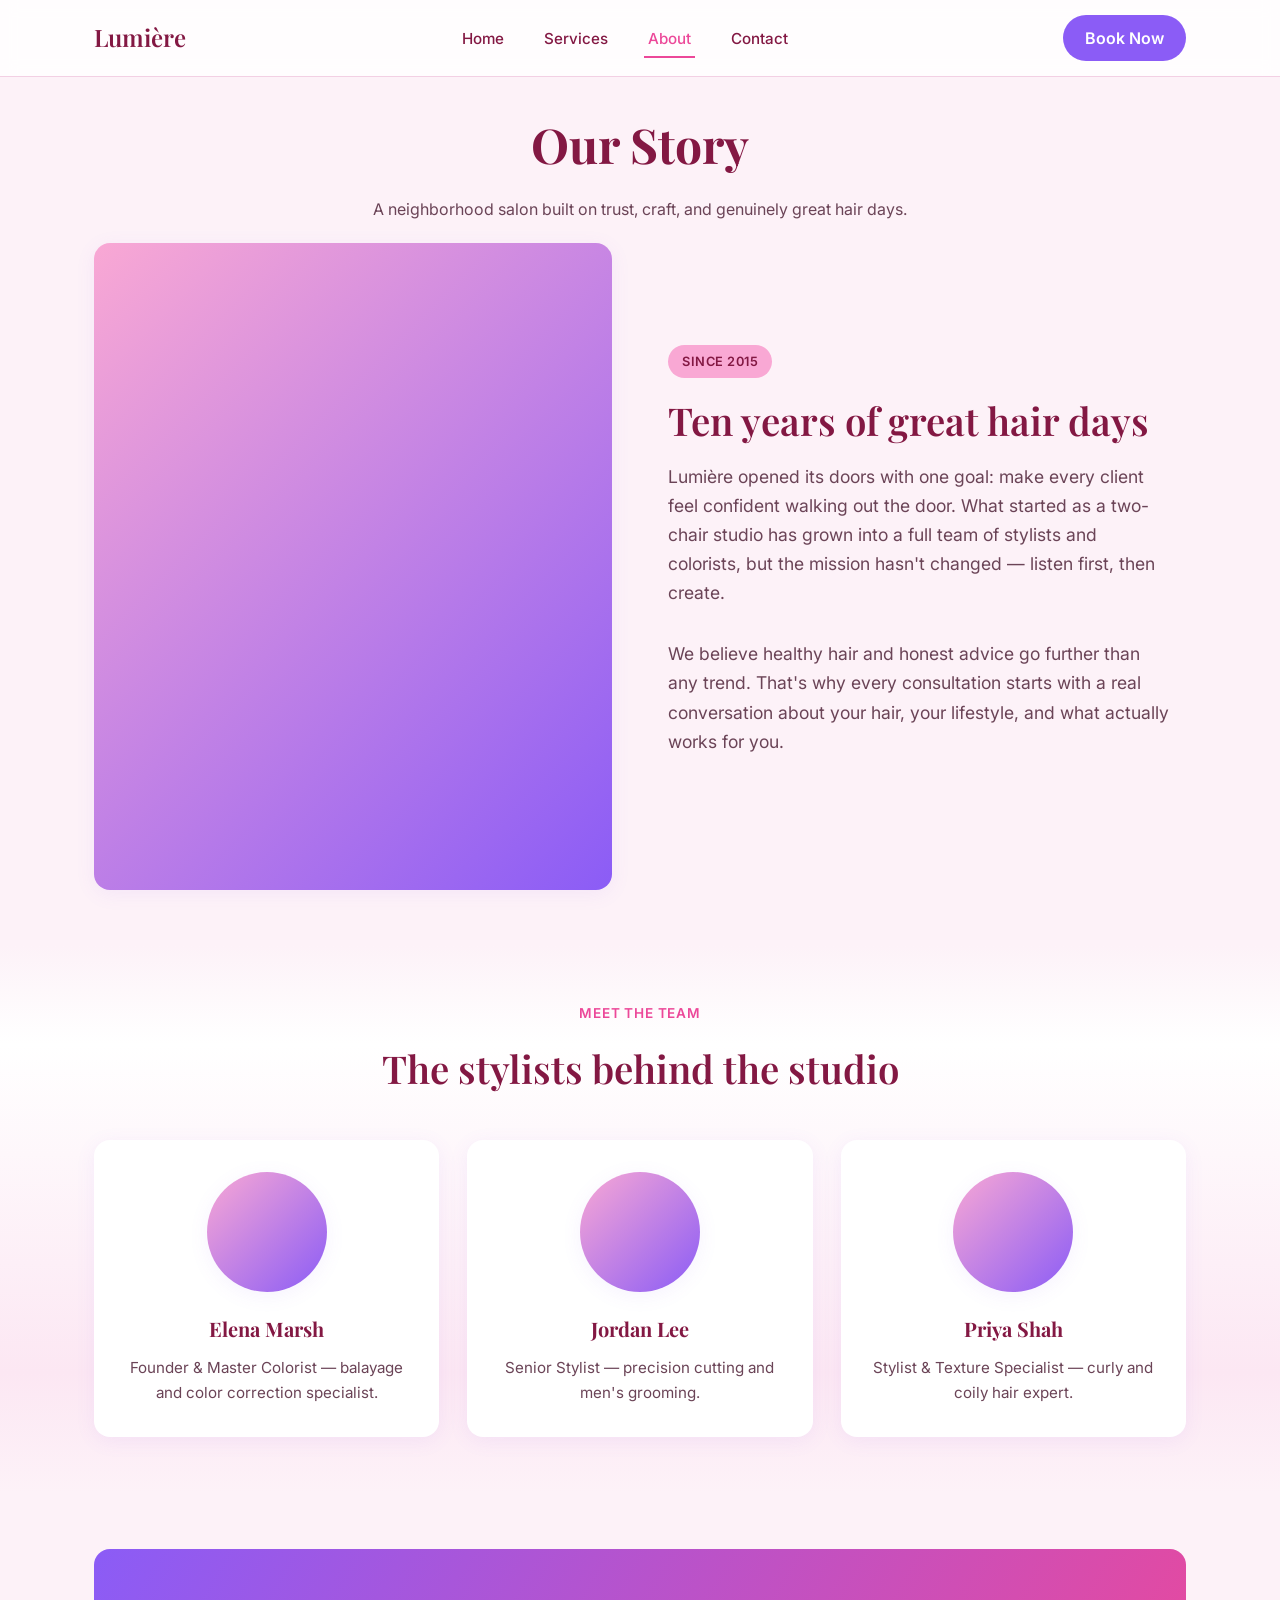
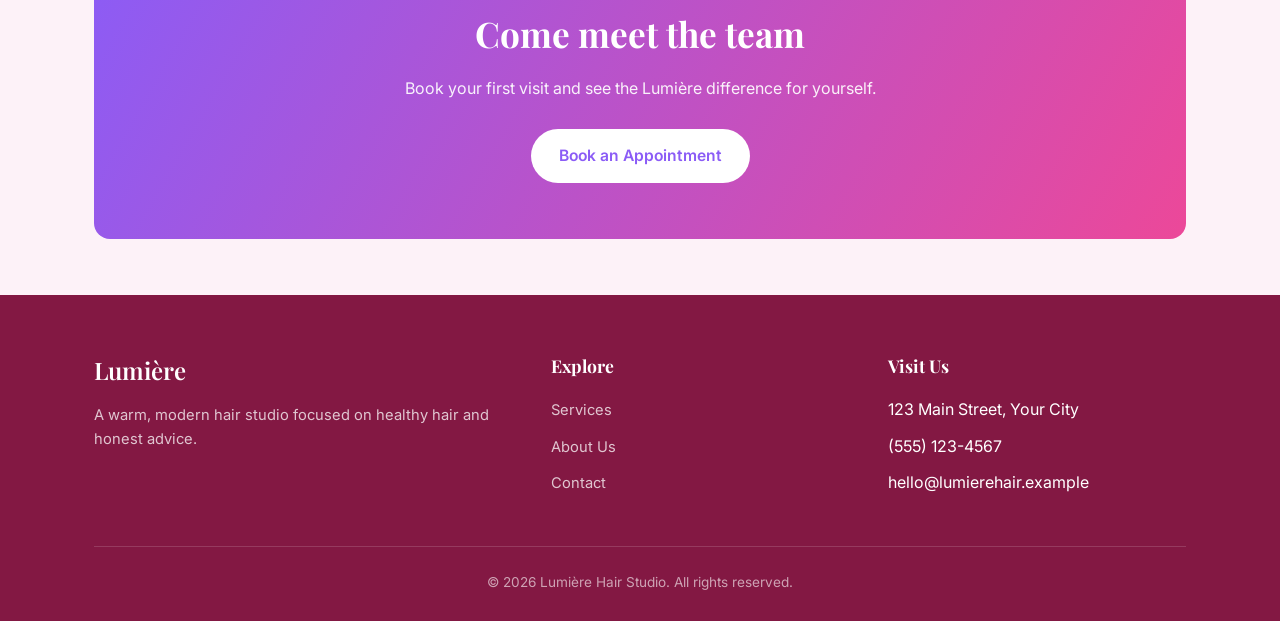
<file: about.html>
<!DOCTYPE html>
<html lang="en">
<head>
  <meta charset="UTF-8">
  <meta name="viewport" content="width=device-width, initial-scale=1.0">
  <title>About Us | Lumière Hair Studio</title>
  <meta name="description" content="Meet the team behind Lumière Hair Studio and learn our story.">
  <link rel="stylesheet" href="css/style.css">
</head>
<body>

  <header class="navbar">
    <div class="container">
      <a href="index.html" class="logo">Lumière</a>
      <ul class="nav-links">
        <li><a href="index.html">Home</a></li>
        <li><a href="services.html">Services</a></li>
        <li><a href="about.html">About</a></li>
        <li><a href="contact.html">Contact</a></li>
      </ul>
      <a href="contact.html" class="nav-cta">Book Now</a>
      <button class="nav-toggle" aria-label="Toggle menu" aria-expanded="false">
        <span></span><span></span><span></span>
      </button>
    </div>
  </header>

  <main>
    <section class="page-header">
      <div class="container">
        <h1>Our Story</h1>
        <p>A neighborhood salon built on trust, craft, and genuinely great hair days.</p>
      </div>
    </section>

    <section class="section">
      <div class="container">
        <div class="hero" style="padding:0;">
          <div class="container" style="padding:0; grid-template-columns: 1fr 1fr;">
            <div class="hero-image" role="img" aria-label="Interior of Lumière Hair Studio"></div>
            <div>
              <span class="hero-eyebrow">Since 2015</span>
              <h1 style="font-size: clamp(1.8rem, 3vw, 2.6rem);">Ten years of great hair days</h1>
              <p>Lumière opened its doors with one goal: make every client feel confident walking out the door. What started as a two-chair studio has grown into a full team of stylists and colorists, but the mission hasn't changed — listen first, then create.</p>
              <p>We believe healthy hair and honest advice go further than any trend. That's why every consultation starts with a real conversation about your hair, your lifestyle, and what actually works for you.</p>
            </div>
          </div>
        </div>
      </div>
    </section>

    <section class="section section-alt">
      <div class="container">
        <div class="section-header">
          <span class="section-eyebrow">Meet the Team</span>
          <h2>The stylists behind the studio</h2>
        </div>
        <div class="grid-3">
          <div class="card" style="text-align:center;">
            <div class="hero-image" style="aspect-ratio:1; border-radius:50%; width:120px; margin:0 auto 20px;"></div>
            <h3>Elena Marsh</h3>
            <p>Founder & Master Colorist &mdash; balayage and color correction specialist.</p>
          </div>
          <div class="card" style="text-align:center;">
            <div class="hero-image" style="aspect-ratio:1; border-radius:50%; width:120px; margin:0 auto 20px;"></div>
            <h3>Jordan Lee</h3>
            <p>Senior Stylist &mdash; precision cutting and men's grooming.</p>
          </div>
          <div class="card" style="text-align:center;">
            <div class="hero-image" style="aspect-ratio:1; border-radius:50%; width:120px; margin:0 auto 20px;"></div>
            <h3>Priya Shah</h3>
            <p>Stylist & Texture Specialist &mdash; curly and coily hair expert.</p>
          </div>
        </div>
      </div>
    </section>

    <section class="section">
      <div class="container">
        <div class="cta-band">
          <h2>Come meet the team</h2>
          <p>Book your first visit and see the Lumière difference for yourself.</p>
          <a href="contact.html" class="btn btn-primary">Book an Appointment</a>
        </div>
      </div>
    </section>
  </main>

  <footer>
    <div class="container">
      <div class="footer-grid">
        <div>
          <div class="logo">Lumière</div>
          <p>A warm, modern hair studio focused on healthy hair and honest advice.</p>
        </div>
        <div>
          <h4>Explore</h4>
          <ul>
            <li><a href="services.html">Services</a></li>
            <li><a href="about.html">About Us</a></li>
            <li><a href="contact.html">Contact</a></li>
          </ul>
        </div>
        <div>
          <h4>Visit Us</h4>
          <ul>
            <li>123 Main Street, Your City</li>
            <li>(555) 123-4567</li>
            <li>hello@lumierehair.example</li>
          </ul>
        </div>
      </div>
      <div class="footer-bottom">&copy; 2026 Lumière Hair Studio. All rights reserved.</div>
    </div>
  </footer>

  <script src="js/script.js"></script>
</body>
</html>
</file>
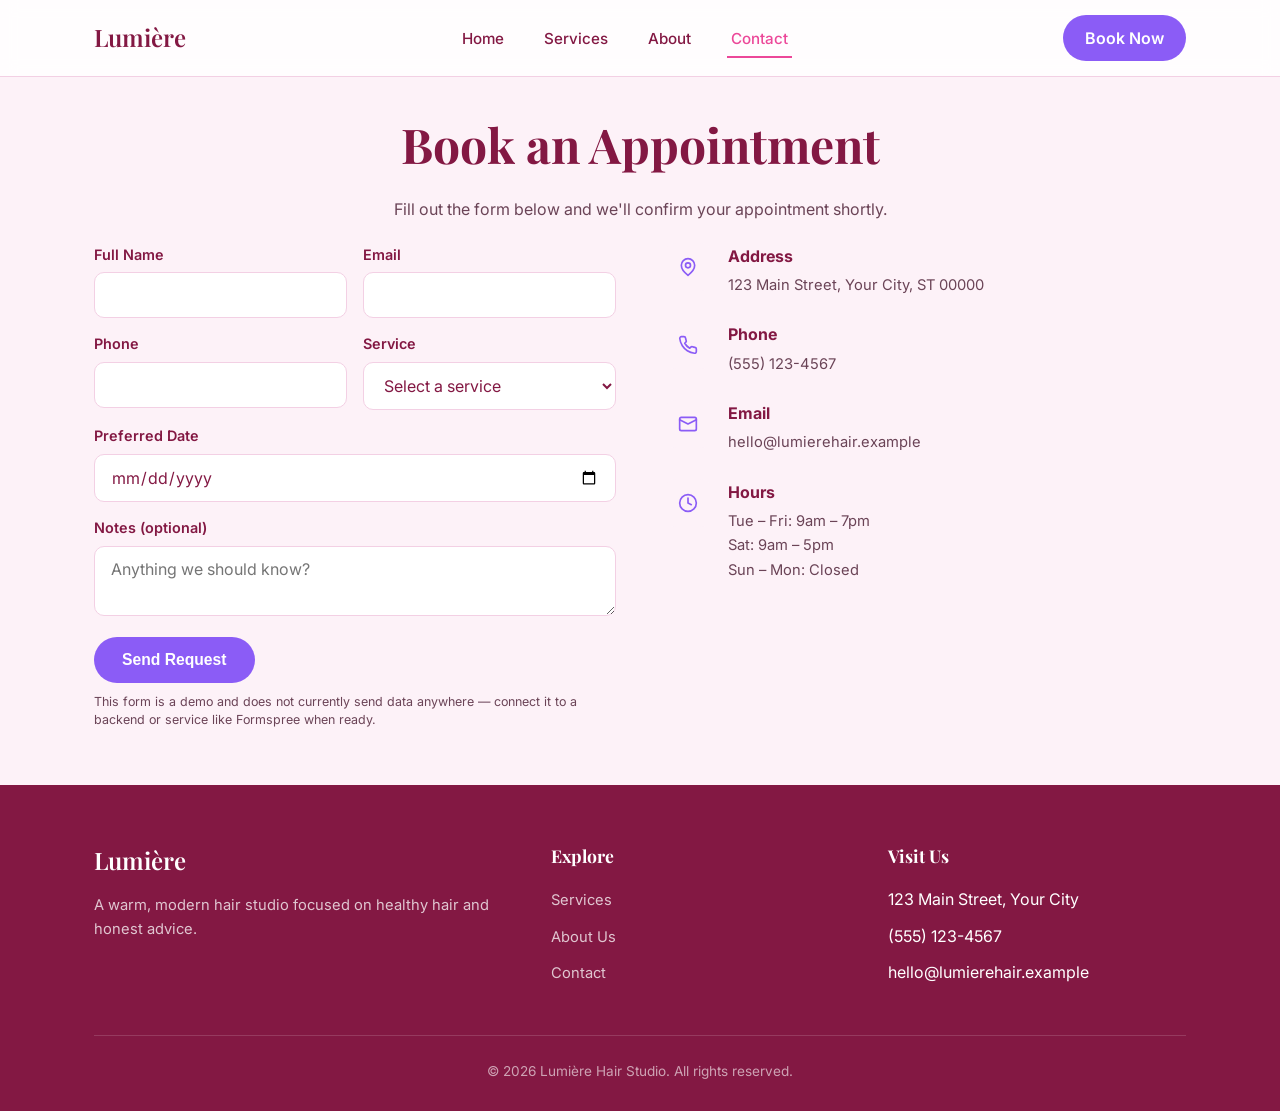
<file: contact.html>
<!DOCTYPE html>
<html lang="en">
<head>
  <meta charset="UTF-8">
  <meta name="viewport" content="width=device-width, initial-scale=1.0">
  <title>Contact & Booking | Lumière Hair Studio</title>
  <meta name="description" content="Book an appointment or get in touch with Lumière Hair Studio.">
  <link rel="stylesheet" href="css/style.css">
</head>
<body>

  <header class="navbar">
    <div class="container">
      <a href="index.html" class="logo">Lumière</a>
      <ul class="nav-links">
        <li><a href="index.html">Home</a></li>
        <li><a href="services.html">Services</a></li>
        <li><a href="about.html">About</a></li>
        <li><a href="contact.html">Contact</a></li>
      </ul>
      <a href="contact.html" class="nav-cta">Book Now</a>
      <button class="nav-toggle" aria-label="Toggle menu" aria-expanded="false">
        <span></span><span></span><span></span>
      </button>
    </div>
  </header>

  <main>
    <section class="page-header">
      <div class="container">
        <h1>Book an Appointment</h1>
        <p>Fill out the form below and we'll confirm your appointment shortly.</p>
      </div>
    </section>

    <section class="section">
      <div class="container">
        <div class="contact-grid">
          <div>
            <div id="form-success" class="form-success" role="status">Thanks! Your request has been received. We'll confirm shortly.</div>
            <form id="contact-form" class="form-grid" novalidate>
              <div class="form-group">
                <label for="name">Full Name</label>
                <input type="text" id="name" name="name" required autocomplete="name">
              </div>
              <div class="form-group">
                <label for="email">Email</label>
                <input type="email" id="email" name="email" required autocomplete="email">
              </div>
              <div class="form-group">
                <label for="phone">Phone</label>
                <input type="tel" id="phone" name="phone" required autocomplete="tel">
              </div>
              <div class="form-group">
                <label for="service">Service</label>
                <select id="service" name="service" required>
                  <option value="">Select a service</option>
                  <option>Haircut</option>
                  <option>Color</option>
                  <option>Balayage / Highlights</option>
                  <option>Treatment</option>
                  <option>Other / Not sure</option>
                </select>
              </div>
              <div class="form-group form-group--full">
                <label for="date">Preferred Date</label>
                <input type="date" id="date" name="date" required>
              </div>
              <div class="form-group form-group--full">
                <label for="message">Notes (optional)</label>
                <textarea id="message" name="message" placeholder="Anything we should know?"></textarea>
              </div>
              <button type="submit" class="btn btn-primary form-group--full">Send Request</button>
              <p class="form-note form-group--full">This form is a demo and does not currently send data anywhere &mdash; connect it to a backend or service like Formspree when ready.</p>
            </form>
          </div>

          <div>
            <div class="info-item">
              <div class="card-icon">
                <svg width="20" height="20" viewBox="0 0 24 24" fill="none" stroke="currentColor" stroke-width="2" stroke-linecap="round" stroke-linejoin="round"><path d="M20 10c0 6-8 12-8 12s-8-6-8-12a8 8 0 0 1 16 0Z"/><circle cx="12" cy="10" r="3"/></svg>
              </div>
              <div>
                <h4>Address</h4>
                <p>123 Main Street, Your City, ST 00000</p>
              </div>
            </div>
            <div class="info-item">
              <div class="card-icon">
                <svg width="20" height="20" viewBox="0 0 24 24" fill="none" stroke="currentColor" stroke-width="2" stroke-linecap="round" stroke-linejoin="round"><path d="M22 16.92v3a2 2 0 0 1-2.18 2 19.79 19.79 0 0 1-8.63-3.07 19.5 19.5 0 0 1-6-6 19.79 19.79 0 0 1-3.07-8.67A2 2 0 0 1 4.11 2h3a2 2 0 0 1 2 1.72c.127.96.362 1.903.7 2.81a2 2 0 0 1-.45 2.11L8.09 9.91a16 16 0 0 0 6 6l1.27-1.27a2 2 0 0 1 2.11-.45c.907.338 1.85.573 2.81.7A2 2 0 0 1 22 16.92Z"/></svg>
              </div>
              <div>
                <h4>Phone</h4>
                <p>(555) 123-4567</p>
              </div>
            </div>
            <div class="info-item">
              <div class="card-icon">
                <svg width="20" height="20" viewBox="0 0 24 24" fill="none" stroke="currentColor" stroke-width="2" stroke-linecap="round" stroke-linejoin="round"><rect x="2" y="4" width="20" height="16" rx="2"/><path d="m22 7-10 5L2 7"/></svg>
              </div>
              <div>
                <h4>Email</h4>
                <p>hello@lumierehair.example</p>
              </div>
            </div>
            <div class="info-item">
              <div class="card-icon">
                <svg width="20" height="20" viewBox="0 0 24 24" fill="none" stroke="currentColor" stroke-width="2" stroke-linecap="round" stroke-linejoin="round"><circle cx="12" cy="12" r="10"/><path d="M12 6v6l4 2"/></svg>
              </div>
              <div>
                <h4>Hours</h4>
                <p>Tue &ndash; Fri: 9am &ndash; 7pm<br>Sat: 9am &ndash; 5pm<br>Sun &ndash; Mon: Closed</p>
              </div>
            </div>
          </div>
        </div>
      </div>
    </section>
  </main>

  <footer>
    <div class="container">
      <div class="footer-grid">
        <div>
          <div class="logo">Lumière</div>
          <p>A warm, modern hair studio focused on healthy hair and honest advice.</p>
        </div>
        <div>
          <h4>Explore</h4>
          <ul>
            <li><a href="services.html">Services</a></li>
            <li><a href="about.html">About Us</a></li>
            <li><a href="contact.html">Contact</a></li>
          </ul>
        </div>
        <div>
          <h4>Visit Us</h4>
          <ul>
            <li>123 Main Street, Your City</li>
            <li>(555) 123-4567</li>
            <li>hello@lumierehair.example</li>
          </ul>
        </div>
      </div>
      <div class="footer-bottom">&copy; 2026 Lumière Hair Studio. All rights reserved.</div>
    </div>
  </footer>

  <script src="js/script.js"></script>
</body>
</html>
</file>
<file: css/style.css>
@import url('https://fonts.googleapis.com/css2?family=Inter:wght@300;400;500;600;700&family=Playfair+Display:wght@400;500;600;700&display=swap');

:root {
  --color-primary: #EC4899;
  --color-secondary: #F9A8D4;
  --color-cta: #8B5CF6;
  --color-bg: #FDF2F8;
  --color-bg-alt: #FFFFFF;
  --color-text: #831843;
  --color-text-muted: #6B4457;
  --color-border: #F3D0E4;

  --font-heading: 'Playfair Display', Georgia, serif;
  --font-body: 'Inter', -apple-system, sans-serif;

  --shadow-soft: 0 4px 20px rgba(139, 92, 246, 0.08);
  --shadow-soft-hover: 0 8px 30px rgba(139, 92, 246, 0.14);
  --radius: 16px;
  --transition: 220ms ease;
}

* { box-sizing: border-box; margin: 0; padding: 0; }

html { scroll-behavior: smooth; }

body {
  font-family: var(--font-body);
  color: var(--color-text);
  background: var(--color-bg);
  line-height: 1.65;
  font-size: 16px;
}

img { max-width: 100%; display: block; }

a { color: inherit; text-decoration: none; }

.container {
  max-width: 1140px;
  margin: 0 auto;
  padding: 0 24px;
}

/* Navbar */
.navbar {
  position: sticky;
  top: 0;
  z-index: 50;
  background: rgba(255, 255, 255, 0.85);
  backdrop-filter: blur(8px);
  border-bottom: 1px solid var(--color-border);
}

.navbar .container {
  display: flex;
  align-items: center;
  justify-content: space-between;
  height: 76px;
}

.logo {
  font-family: var(--font-heading);
  font-size: 1.5rem;
  font-weight: 600;
  color: var(--color-text);
}

.nav-links {
  display: flex;
  gap: 32px;
  list-style: none;
}

.nav-links a {
  font-weight: 500;
  font-size: 0.95rem;
  padding: 8px 4px;
  border-bottom: 2px solid transparent;
  transition: border-color var(--transition), color var(--transition);
  cursor: pointer;
}

.nav-links a:hover,
.nav-links a:focus-visible,
.nav-links a.active {
  color: var(--color-primary);
  border-color: var(--color-primary);
}

.nav-cta {
  background: var(--color-cta);
  color: #fff !important;
  padding: 10px 22px;
  border-radius: 999px;
  font-weight: 600;
  border-bottom: none !important;
  transition: transform var(--transition), box-shadow var(--transition);
  cursor: pointer;
}

.nav-cta:hover {
  box-shadow: var(--shadow-soft-hover);
  transform: translateY(-1px);
}

.nav-toggle {
  display: none;
  background: none;
  border: none;
  cursor: pointer;
  padding: 8px;
  min-width: 44px;
  min-height: 44px;
}

.nav-toggle span {
  display: block;
  width: 24px;
  height: 2px;
  background: var(--color-text);
  margin: 5px auto;
  transition: transform var(--transition), opacity var(--transition);
}

/* Hero */
.hero {
  padding: 96px 0 80px;
}

.hero .container {
  display: grid;
  grid-template-columns: 1.1fr 0.9fr;
  gap: 56px;
  align-items: center;
}

.hero-eyebrow {
  display: inline-block;
  background: var(--color-secondary);
  color: var(--color-text);
  font-size: 0.8rem;
  font-weight: 600;
  letter-spacing: 0.04em;
  text-transform: uppercase;
  padding: 6px 14px;
  border-radius: 999px;
  margin-bottom: 20px;
}

.hero h1 {
  font-family: var(--font-heading);
  font-size: clamp(2.2rem, 4vw, 3.4rem);
  font-weight: 600;
  line-height: 1.15;
  margin-bottom: 20px;
}

.hero p {
  color: var(--color-text-muted);
  font-size: 1.1rem;
  margin-bottom: 32px;
  max-width: 46ch;
}

.hero-actions {
  display: flex;
  gap: 16px;
  flex-wrap: wrap;
}

.hero-image {
  border-radius: var(--radius);
  overflow: hidden;
  box-shadow: var(--shadow-soft);
  aspect-ratio: 4 / 5;
  background: linear-gradient(135deg, var(--color-secondary), var(--color-cta));
}

/* Buttons */
.btn {
  display: inline-flex;
  align-items: center;
  justify-content: center;
  gap: 8px;
  padding: 14px 28px;
  border-radius: 999px;
  font-weight: 600;
  font-size: 0.98rem;
  cursor: pointer;
  border: none;
  transition: transform var(--transition), box-shadow var(--transition), background var(--transition);
  min-height: 44px;
}

.btn-primary {
  background: var(--color-cta);
  color: #fff;
}

.btn-primary:hover,
.btn-primary:focus-visible {
  box-shadow: var(--shadow-soft-hover);
  transform: translateY(-1px);
}

.btn-outline {
  background: transparent;
  color: var(--color-text);
  border: 1.5px solid var(--color-border);
}

.btn-outline:hover,
.btn-outline:focus-visible {
  border-color: var(--color-primary);
  color: var(--color-primary);
}

/* Section headings */
.section {
  padding: 56px 0;
}

/* Starts and ends on --color-bg so it meets the surrounding sections
   seamlessly, with the white-to-pink wash happening in between. */
.section-alt {
  background: linear-gradient(
    180deg,
    var(--color-bg) 0%,
    var(--color-bg-alt) 18%,
    #FCE7F3 78%,
    var(--color-bg) 100%
  );
}

.section-header {
  text-align: center;
  max-width: 640px;
  margin: 0 auto 40px;
}

.section-eyebrow {
  color: var(--color-primary);
  font-weight: 600;
  font-size: 0.85rem;
  letter-spacing: 0.06em;
  text-transform: uppercase;
  margin-bottom: 12px;
  display: block;
}

.section-header h2 {
  font-family: var(--font-heading);
  font-size: clamp(1.8rem, 3vw, 2.5rem);
  font-weight: 600;
  margin-bottom: 16px;
}

.section-header p {
  color: var(--color-text-muted);
}

/* Feature / service cards */
.grid-3 {
  display: grid;
  grid-template-columns: repeat(3, 1fr);
  gap: 28px;
}

.card {
  background: #fff;
  border-radius: var(--radius);
  padding: 32px 28px;
  box-shadow: var(--shadow-soft);
  transition: transform var(--transition), box-shadow var(--transition);
}

.card:hover {
  transform: translateY(-4px);
  box-shadow: var(--shadow-soft-hover);
}

.card-icon {
  width: 48px;
  height: 48px;
  border-radius: 12px;
  background: var(--color-bg);
  display: flex;
  align-items: center;
  justify-content: center;
  margin-bottom: 20px;
  color: var(--color-cta);
}

.card h3 {
  font-family: var(--font-heading);
  font-size: 1.25rem;
  margin-bottom: 10px;
}

.card p {
  color: var(--color-text-muted);
  font-size: 0.95rem;
}

.card .price {
  margin-top: 16px;
  font-weight: 600;
  color: var(--color-primary);
}

/* Testimonials */
.testimonial {
  background: var(--color-bg);
  border-radius: var(--radius);
  padding: 28px;
}

.testimonial p {
  font-style: italic;
  color: var(--color-text);
  margin-bottom: 16px;
}

.testimonial-author {
  display: flex;
  align-items: center;
  gap: 12px;
  font-weight: 600;
  font-size: 0.9rem;
}

.stars {
  color: var(--color-primary);
  margin-bottom: 12px;
  letter-spacing: 2px;
}

/* CTA band */
.cta-band {
  background: linear-gradient(120deg, var(--color-cta), var(--color-primary));
  border-radius: var(--radius);
  padding: 56px 40px;
  text-align: center;
  color: #fff;
}

.cta-band h2 {
  font-family: var(--font-heading);
  font-size: clamp(1.6rem, 3vw, 2.2rem);
  margin-bottom: 12px;
}

.cta-band p {
  opacity: 0.92;
  margin-bottom: 28px;
}

.cta-band .btn-primary {
  background: #fff;
  color: var(--color-cta);
}

/* Forms */

/* Pairs short fields two-up so the booking form fits without scrolling.
   Items marked --full span the whole width. */
.form-grid {
  display: grid;
  grid-template-columns: 1fr 1fr;
  column-gap: 16px;
  align-items: start;
}

.form-grid .form-group--full,
.form-grid > button,
.form-grid > .form-note,
.form-grid > .form-success {
  grid-column: 1 / -1;
}

.form-grid > button { justify-self: start; }

.form-group {
  margin-bottom: 14px;
}

label {
  display: block;
  font-weight: 600;
  font-size: 0.9rem;
  margin-bottom: 6px;
}

input, select, textarea {
  width: 100%;
  padding: 12px 16px;
  border: 1.5px solid var(--color-border);
  border-radius: 10px;
  font-family: var(--font-body);
  font-size: 1rem;
  background: #fff;
  color: var(--color-text);
  transition: border-color var(--transition);
  min-height: 44px;
}

textarea { min-height: 70px; resize: vertical; }

input:focus, select:focus, textarea:focus {
  outline: none;
  border-color: var(--color-cta);
  box-shadow: 0 0 0 3px rgba(139, 92, 246, 0.15);
}

.form-note {
  font-size: 0.78rem;
  color: var(--color-text-muted);
  line-height: 1.45;
  margin-top: 10px;
}

.form-success {
  display: none;
  background: #DCFCE7;
  color: #166534;
  padding: 14px 18px;
  border-radius: 10px;
  margin-bottom: 20px;
  font-weight: 500;
}

/* Footer */
footer {
  background: var(--color-text);
  color: #fff;
  padding: 56px 0 28px;
}

.footer-grid {
  display: grid;
  grid-template-columns: 1.4fr 1fr 1fr;
  gap: 40px;
  margin-bottom: 40px;
}

footer h4 {
  font-family: var(--font-heading);
  margin-bottom: 16px;
  font-size: 1.1rem;
}

footer .logo { color: #fff; margin-bottom: 12px; }

footer p, footer a {
  color: rgba(255, 255, 255, 0.75);
  font-size: 0.92rem;
}

footer ul { list-style: none; }

footer ul li { margin-bottom: 10px; }

footer a:hover { color: #fff; }

.footer-bottom {
  border-top: 1px solid rgba(255, 255, 255, 0.15);
  padding-top: 24px;
  text-align: center;
  font-size: 0.85rem;
  color: rgba(255, 255, 255, 0.6);
}

/* Page header (for interior pages) */
.page-header {
  padding: 28px 0 20px;
  text-align: center;
}

/* The header already provides the breathing room above the content, so
   don't stack the next section's top padding on top of it. */
.page-header + .section {
  padding-top: 0;
}

.page-header h1 {
  font-family: var(--font-heading);
  font-size: clamp(2rem, 4vw, 3rem);
  margin-bottom: 12px;
}

.page-header p { color: var(--color-text-muted); }

/* Map/contact split */
.contact-grid {
  display: grid;
  grid-template-columns: 1fr 1fr;
  gap: 48px;
  align-items: start;
}

.info-item {
  display: flex;
  gap: 16px;
  margin-bottom: 24px;
}

.info-item .card-icon { flex-shrink: 0; margin-bottom: 0; }

.info-item h4 { font-size: 1rem; margin-bottom: 4px; }
.info-item p { color: var(--color-text-muted); font-size: 0.92rem; }

/* Responsive */
@media (max-width: 1024px) {
  .grid-3 { grid-template-columns: repeat(2, 1fr); }
  .footer-grid { grid-template-columns: 1fr 1fr; }
}

@media (max-width: 768px) {
  .nav-links, .nav-cta { display: none; }
  .nav-toggle { display: block; }

  .navbar.open .nav-links {
    display: flex;
    flex-direction: column;
    position: absolute;
    top: 76px;
    left: 0;
    right: 0;
    background: #fff;
    padding: 24px;
    gap: 20px;
    border-bottom: 1px solid var(--color-border);
  }

  .navbar.open .nav-cta {
    display: inline-flex;
    margin: 0 24px 24px;
  }

  .hero .container { grid-template-columns: 1fr; }
  .hero-image { order: -1; aspect-ratio: 16/10; }
  .grid-3 { grid-template-columns: 1fr; }
  .footer-grid { grid-template-columns: 1fr; }
  .contact-grid { grid-template-columns: 1fr; }
  .form-grid { grid-template-columns: 1fr; }
  .section { padding: 44px 0; }
}

@media (prefers-reduced-motion: reduce) {
  * { transition-duration: 0.01ms !important; animation-duration: 0.01ms !important; scroll-behavior: auto !important; }
}

/* ==========================================================================
   Review spotlight (one featured review, stepped through with arrows)
   ========================================================================== */

.rev-section { padding: 56px 0; }

.rev {
  position: relative;
  border-radius: 24px;
  overflow: hidden;
  background: #1d0a1f;
  box-shadow: var(--shadow-soft);
}

.rev__bg {
  position: absolute;
  inset: 0;
}

.rev__bg img {
  width: 100%;
  height: 100%;
  object-fit: cover;
  object-position: center 60%;
}

/* Angled scrim: dark enough on the left to carry white text, easing off
   sharply to the right so the room stays legible. */
.rev__bg::after {
  content: "";
  position: absolute;
  inset: 0;
  background:
    linear-gradient(100deg, rgba(20, 6, 15, 0.9) 4%, rgba(20, 6, 15, 0.6) 46%, rgba(20, 6, 15, 0.18) 100%),
    linear-gradient(180deg, rgba(20, 6, 15, 0.28) 0%, transparent 26%);
}

.rev__content {
  position: relative;
  padding: clamp(26px, 3.2vw, 42px);
}

.rev__top {
  display: flex;
  align-items: center;
  justify-content: space-between;
  gap: 20px;
  flex-wrap: wrap;
  margin-bottom: 34px;
}

.rev__label {
  font-size: 0.78rem;
  font-weight: 700;
  letter-spacing: 0.14em;
  text-transform: uppercase;
  color: rgba(255, 255, 255, 0.72);
}

.rev__nav {
  display: flex;
  align-items: center;
  gap: 14px;
}

.rev__arrow {
  width: 44px;
  height: 44px;
  border-radius: 999px;
  border: 1px solid rgba(255, 255, 255, 0.28);
  background: rgba(255, 255, 255, 0.08);
  color: #fff;
  display: flex;
  align-items: center;
  justify-content: center;
  cursor: pointer;
  transition: background var(--transition), border-color var(--transition), transform var(--transition);
}

.rev__arrow:hover,
.rev__arrow:focus-visible {
  background: rgba(255, 255, 255, 0.2);
  border-color: rgba(255, 255, 255, 0.6);
  transform: translateY(-1px);
}

.rev__count {
  font-size: 0.9rem;
  font-weight: 600;
  color: rgba(255, 255, 255, 0.8);
  min-width: 46px;
  text-align: center;
  font-variant-numeric: tabular-nums;
}

.rev__body {
  max-width: 660px;
  transition: opacity 260ms ease, transform 260ms ease;
}

.rev__body.is-swapping {
  opacity: 0;
  transform: translateY(8px);
}

.rev__stars {
  color: var(--color-secondary);
  letter-spacing: 4px;
  font-size: 1.05rem;
  margin-bottom: 18px;
}

.rev__quote {
  font-family: var(--font-heading);
  font-weight: 500;
  font-size: clamp(1.15rem, 2.1vw, 1.65rem);
  line-height: 1.3;
  letter-spacing: -0.015em;
  color: #fff;
  text-shadow: 0 1px 12px rgba(20, 6, 15, 0.5);
  margin-bottom: 20px;
}

.rev__by {
  font-size: 0.9rem;
  color: rgba(255, 255, 255, 0.62);
  display: flex;
  align-items: baseline;
  gap: 10px;
  flex-wrap: wrap;
}

.rev__by b {
  color: #fff;
  font-weight: 600;
  font-size: 0.98rem;
}

.rev__links {
  display: flex;
  align-items: center;
  gap: 24px;
  flex-wrap: wrap;
  margin: 28px 0 24px;
  font-size: 0.84rem;
}

.rev__verified {
  display: inline-flex;
  align-items: center;
  gap: 8px;
  color: rgba(255, 255, 255, 0.78);
  font-weight: 500;
}

.rev__verified svg { color: var(--color-secondary); flex-shrink: 0; }

.rev__link {
  color: #fff;
  font-weight: 600;
  border-bottom: 1px solid rgba(255, 255, 255, 0.4);
  padding-bottom: 3px;
  transition: border-color var(--transition), color var(--transition);
}

.rev__link:hover,
.rev__link:focus-visible {
  color: var(--color-secondary);
  border-color: var(--color-secondary);
}

.rev__badges {
  display: grid;
  grid-template-columns: repeat(4, 1fr);
  gap: 16px;
}

.rev__badge {
  background: rgba(20, 6, 15, 0.55);
  backdrop-filter: blur(6px);
  border: 1px solid rgba(255, 255, 255, 0.14);
  border-radius: 14px;
  padding: 16px;
  color: #fff;
}

.rev__badge svg { color: var(--color-secondary); margin-bottom: 12px; }

.rev__badge h3 {
  font-family: var(--font-heading);
  font-size: 1rem;
  font-weight: 600;
  margin-bottom: 6px;
}

.rev__badge p {
  font-size: 0.83rem;
  color: rgba(255, 255, 255, 0.62);
  line-height: 1.5;
}

@media (max-width: 900px) {
  .rev__badges { grid-template-columns: repeat(2, 1fr); }
}

@media (max-width: 560px) {
  .rev__badges { grid-template-columns: 1fr; }
  .rev__top { flex-direction: column; align-items: flex-start; }
}

/* ==========================================================================
   Services gallery (photo cards with tag + overlay caption)
   ========================================================================== */

.svc-filters {
  display: flex;
  flex-wrap: wrap;
  justify-content: center;
  gap: 10px;
  margin-bottom: 36px;
}

.svc-filter {
  padding: 10px 20px;
  border-radius: 999px;
  border: 1.5px solid var(--color-border);
  background: #fff;
  color: var(--color-text);
  font-family: var(--font-body);
  font-size: 0.9rem;
  font-weight: 600;
  cursor: pointer;
  min-height: 44px;
  transition: background var(--transition), border-color var(--transition), color var(--transition);
}

.svc-filter:hover,
.svc-filter:focus-visible {
  border-color: var(--color-primary);
  color: var(--color-primary);
}

.svc-filter.is-active {
  background: var(--color-cta);
  border-color: var(--color-cta);
  color: #fff;
}

.svc-grid {
  display: grid;
  grid-template-columns: repeat(3, 1fr);
  gap: 24px;
}

.svc-card {
  position: relative;
  border-radius: 16px;
  overflow: hidden;
  background: #180a1c;
  aspect-ratio: 4 / 3;
  transition: transform 450ms cubic-bezier(0.22, 0.61, 0.36, 1),
              box-shadow 450ms cubic-bezier(0.22, 0.61, 0.36, 1);
}

.svc-card.is-hidden { display: none; }

.svc-card:hover {
  transform: translateY(-5px);
  box-shadow: var(--shadow-soft-hover);
}

.svc-card img {
  position: absolute;
  inset: 0;
  width: 100%;
  height: 100%;
  object-fit: cover;
  transition: transform 800ms cubic-bezier(0.22, 0.61, 0.36, 1);
}

.svc-card:hover img { transform: scale(1.06); }

.svc-card__scrim {
  position: absolute;
  inset: 0;
  background: linear-gradient(to top, rgba(24, 10, 28, 0.88) 4%, rgba(24, 10, 28, 0.28) 42%, rgba(24, 10, 28, 0) 70%);
}

.svc-card__tag {
  position: absolute;
  top: 14px;
  left: 14px;
  padding: 6px 13px;
  border-radius: 100px;
  font-size: 11px;
  font-weight: 700;
  letter-spacing: 0.06em;
  text-transform: uppercase;
  color: var(--color-cta);
  background: rgba(255, 255, 255, 0.94);
}

.svc-card__body {
  position: absolute;
  left: 0;
  right: 0;
  bottom: 0;
  padding: 20px;
  color: #fff;
}

.svc-card__title {
  font-family: var(--font-heading);
  font-weight: 600;
  font-size: 1.15rem;
  line-height: 1.15;
}

.svc-card__meta {
  margin-top: 6px;
  display: flex;
  align-items: center;
  gap: 8px;
  font-size: 0.8rem;
  color: rgba(255, 255, 255, 0.78);
}

.svc-card__meta .dot {
  width: 3px;
  height: 3px;
  border-radius: 50%;
  background: var(--color-secondary);
  flex-shrink: 0;
}

.svc-empty {
  text-align: center;
  color: var(--color-text-muted);
  padding: 40px 0;
}

@media (max-width: 900px) {
  .svc-grid { grid-template-columns: repeat(2, 1fr); }
}

@media (max-width: 600px) {
  .svc-grid { grid-template-columns: 1fr; }
}

/* ==========================================================================
   Wig-preview hero (interactive style carousel)
   ========================================================================== */

.wig-hero {
  padding: 12px 0 16px;
}

.wig-hero .container {
  max-width: 1520px;
}

.wig-frame {
  padding: 8px;
  background: linear-gradient(135deg, var(--color-secondary), var(--color-cta));
  border-radius: 28px;
  box-shadow: var(--shadow-soft);
}

.wig-card-bg {
  position: relative;
  background: radial-gradient(ellipse at 50% 120%, #4c1d3d 0%, #26102a 55%, #180a1c 100%);
  border-radius: 20px;
  padding: 16px 20px 14px;
  overflow: hidden;
  display: flex;
  flex-direction: column;
}

.wig-topbar {
  display: flex;
  align-items: center;
  justify-content: space-between;
  position: relative;
  z-index: 3;
}

.wig-logo {
  font-family: var(--font-heading);
  color: #fff;
  font-size: 1.2rem;
  font-weight: 600;
}

.wig-topbar-right {
  display: flex;
  align-items: center;
  gap: 12px;
}

.wig-pin {
  display: inline-flex;
  align-items: center;
  gap: 6px;
  background: rgba(255, 255, 255, 0.12);
  color: #fff;
  font-size: 0.78rem;
  font-weight: 500;
  padding: 8px 14px;
  border-radius: 999px;
}

.wig-next-btn {
  display: inline-flex;
  align-items: center;
  gap: 8px;
  background: #fff;
  color: var(--color-text);
  font-size: 0.78rem;
  font-weight: 600;
  padding: 8px 16px;
  border-radius: 999px;
  border: none;
  cursor: pointer;
  transition: transform var(--transition), box-shadow var(--transition);
}

.wig-next-btn:hover,
.wig-next-btn:focus-visible {
  transform: translateY(-1px);
  box-shadow: 0 8px 20px rgba(0, 0, 0, 0.3);
}

.wig-next-btn svg {
  transition: transform 300ms ease;
}

.wig-next-btn:active svg {
  transform: rotate(180deg);
}

.wig-stage {
  position: relative;
  flex: 1;
  display: flex;
  align-items: center;
  justify-content: center;
  min-height: 240px;
  margin: 12px 0;
  perspective: 1200px;
  perspective-origin: 50% 50%;
}

.wig-thumbs {
  position: static;
  display: flex;
  gap: 14px;
  overflow-x: auto;
  padding: 8px 4px 16px;
  order: 2;
  width: 100%;
  scrollbar-width: thin;
}

.wig-thumb {
  flex: 0 0 auto;
  width: 108px;
  border: none;
  background: none;
  cursor: pointer;
  padding: 0;
  border-radius: 18px;
  transition: transform var(--transition);
}

.wig-thumb-swatch {
  display: block;
  width: 108px;
  height: 108px;
  border-radius: 18px;
  background: linear-gradient(135deg, var(--color-primary), var(--color-cta));
  box-shadow: 0 8px 20px rgba(0, 0, 0, 0.35);
  border: 2px solid transparent;
  overflow: hidden;
  transition: border-color var(--transition), transform var(--transition);
}

.wig-thumb-swatch img {
  display: block;
  width: 100%;
  height: 100%;
  object-fit: cover;
}

.wig-thumb[data-index="1"] .wig-thumb-swatch { background: linear-gradient(135deg, var(--color-secondary), var(--color-primary)); }
.wig-thumb[data-index="2"] .wig-thumb-swatch { background: linear-gradient(135deg, #C4B5FD, #8B5CF6); }
.wig-thumb[data-index="3"] .wig-thumb-swatch { background: linear-gradient(135deg, var(--color-cta), #5B21B6); }
.wig-thumb[data-index="4"] .wig-thumb-swatch { background: linear-gradient(135deg, #FBCFE8, #EC4899); }
.wig-thumb[data-index="5"] .wig-thumb-swatch { background: linear-gradient(135deg, #F472B6, #C026D3); }

.wig-thumb-label {
  display: block;
  color: rgba(255, 255, 255, 0.85);
  font-size: 0.78rem;
  font-weight: 500;
  text-align: center;
  margin-top: 8px;
}

.wig-thumb:hover .wig-thumb-swatch,
.wig-thumb:focus-visible .wig-thumb-swatch {
  transform: translateY(-3px);
}

.wig-thumb[aria-pressed="true"] .wig-thumb-swatch {
  border-color: #fff;
  transform: translateY(-3px);
}

.wig-center {
  position: relative;
  order: 1;
  margin-bottom: 8px;
  z-index: 5;
  transform-style: preserve-3d;
}

/* Soft bloom behind the hero card so it separates from the backdrop. */
.wig-center-glow {
  position: absolute;
  left: 50%;
  top: 50%;
  width: 150%;
  height: 130%;
  transform: translate(-50%, -50%) translateZ(-60px);
  background: radial-gradient(ellipse at center, rgba(236, 72, 153, 0.6) 0%, rgba(139, 92, 246, 0.35) 45%, transparent 72%);
  filter: blur(40px);
  pointer-events: none;
  z-index: -1;
}

.wig-center-media {
  position: relative;
  width: 170px;
  aspect-ratio: 3 / 4;
  border-radius: 22px;
  background: linear-gradient(135deg, var(--color-primary), var(--color-cta));
  box-shadow: 0 30px 70px rgba(0, 0, 0, 0.6), 0 0 0 1px rgba(255, 255, 255, 0.12);
  overflow: hidden;
  color: rgba(255, 255, 255, 0.9);
  transition: background 260ms ease;
}

.wig-center-media.is-swapping {
  animation: wig-pop 600ms cubic-bezier(0.34, 1.4, 0.64, 1);
}

@keyframes wig-pop {
  0%   { transform: scale(0.9) rotate(-1.5deg); opacity: 0.45; }
  55%  { transform: scale(1.05) rotate(0.5deg); opacity: 1; }
  100% { transform: scale(1) rotate(0deg); opacity: 1; }
}

.wig-center-img {
  position: absolute;
  inset: 0;
  width: 100%;
  height: 100%;
  object-fit: cover;
}

.wig-center-label {
  position: absolute;
  left: 0;
  right: 0;
  top: 0;
  z-index: 2;
  padding: 14px 16px 22px;
  background: linear-gradient(to bottom, rgba(0, 0, 0, 0.55), transparent);
  font-family: var(--font-heading);
  font-size: 1.1rem;
  font-weight: 600;
  color: #fff;
  text-align: center;
}

.wig-price-tag {
  position: absolute;
  left: 50%;
  bottom: -22px;
  transform: translateX(-50%);
  background: #fff;
  border-radius: 14px;
  padding: 10px 16px;
  display: flex;
  align-items: center;
  gap: 10px;
  box-shadow: 0 10px 24px rgba(0, 0, 0, 0.25);
  font-weight: 700;
  color: var(--color-text);
  white-space: nowrap;
}

.wig-cart-btn {
  width: 30px;
  height: 30px;
  border-radius: 999px;
  border: none;
  background: var(--color-bg);
  color: var(--color-cta);
  display: flex;
  align-items: center;
  justify-content: center;
  cursor: pointer;
  transition: background var(--transition);
}

.wig-cart-btn:hover { background: var(--color-secondary); }

.wig-title {
  font-family: var(--font-heading);
  color: #fff;
  text-align: center;
  font-size: clamp(1.2rem, 2.2vw, 1.7rem);
  font-weight: 600;
  line-height: 1.2;
  max-width: 32ch;
  margin: 4px auto 4px;
  position: relative;
  z-index: 3;
}

.wig-subtitle {
  text-align: center;
  color: rgba(255, 255, 255, 0.65);
  font-size: 0.85rem;
  margin-bottom: 12px;
}

.wig-actions {
  display: flex;
  justify-content: center;
  gap: 14px;
  flex-wrap: wrap;
  margin-bottom: 14px;
}

.btn-outline-light {
  display: inline-flex;
  align-items: center;
  justify-content: center;
  padding: 14px 28px;
  border-radius: 999px;
  font-weight: 600;
  font-size: 0.98rem;
  cursor: pointer;
  border: 1.5px solid rgba(255, 255, 255, 0.4);
  color: #fff;
  background: transparent;
  transition: border-color var(--transition), background var(--transition);
  min-height: 44px;
}

.btn-outline-light:hover,
.btn-outline-light:focus-visible {
  border-color: #fff;
  background: rgba(255, 255, 255, 0.08);
}

.wig-scroll-hint {
  display: flex;
  align-items: center;
  justify-content: center;
  gap: 10px;
  margin-top: auto;
  color: rgba(255, 255, 255, 0.55);
  font-size: 0.82rem;
  font-weight: 500;
}

.wig-scroll-dot {
  animation: wig-scroll-bounce 1.8s ease-in-out infinite;
}

@keyframes wig-scroll-bounce {
  0%, 100% { transform: translateY(0); opacity: 1; }
  50% { transform: translateY(4px); opacity: 0.5; }
}

.wig-stage:focus-visible {
  outline: 2px solid #fff;
  outline-offset: 8px;
  border-radius: 16px;
}

@media (min-width: 768px) {
  .wig-card-bg {
    padding: 14px 32px 12px;
    height: clamp(480px, calc(100vh - 150px), 800px);
  }

  .wig-stage {
    display: block;
    min-height: 320px;
  }

  .wig-thumbs {
    position: absolute;
    inset: 0;
    display: block;
    overflow: visible;
    padding: 0;
    width: auto;
  }

  /* Cards ride a shared circular arc whose pivot sits far below the stage.
     Changing --slot rotates every card along that arc at once. */
  .wig-thumbs {
    --r: 1275px;
    --step: 5deg;
    --thumb: 96px;
  }

  .wig-thumb {
    --slot: 0;
    position: absolute;
    left: 50%;
    top: 50%;
    width: var(--thumb);
    margin-left: calc(var(--thumb) / -2);
    margin-top: calc(var(--thumb) / -2);
    transform:
      translateY(var(--r))
      rotate(calc(var(--slot) * var(--step)))
      translateY(calc(-1 * var(--r)));
    transition: transform 750ms cubic-bezier(0.22, 0.61, 0.36, 1),
                opacity 400ms ease;
  }

  .wig-thumb-swatch,
  .wig-thumb[data-index] .wig-thumb-swatch {
    width: var(--thumb);
    height: var(--thumb);
  }

  /* The active style is represented by the big center card, so its
     thumbnail dissolves into that spot instead of sitting behind it. */
  .wig-thumb[aria-pressed="true"] {
    opacity: 0;
    pointer-events: none;
  }

  .wig-thumb:hover,
  .wig-thumb:focus-visible {
    z-index: 2;
  }

  .wig-thumb:hover .wig-thumb-swatch,
  .wig-thumb:focus-visible .wig-thumb-swatch {
    transform: translateY(-6px) scale(1.06);
  }

  /* --px/--py are driven by the pointer-parallax handler in script.js */
  .wig-center {
    --px: 0px;
    --py: 0px;
    --rx: 0deg;
    --ry: 0deg;
    position: absolute;
    left: 50%;
    top: 50%;
    margin-bottom: 0;
    transform:
      translate(-50%, -50%)
      translate3d(var(--px), var(--py), 90px)
      rotateX(var(--rx))
      rotateY(var(--ry));
    transition: transform 220ms ease-out;
  }

  .wig-center-media {
    width: auto;
    height: 280px;
  }

  .wig-thumbs {
    --tx: 0px;
    --ty: 0px;
    transform: translate3d(var(--tx), var(--ty), 0);
    transition: transform 320ms ease-out;
  }
}

@media (min-width: 1024px) {
  .wig-thumbs { --r: 1750px; --thumb: 120px; }
}

@media (min-width: 1280px) {
  .wig-thumbs { --r: 2320px; --thumb: 140px; }
}
</file>
